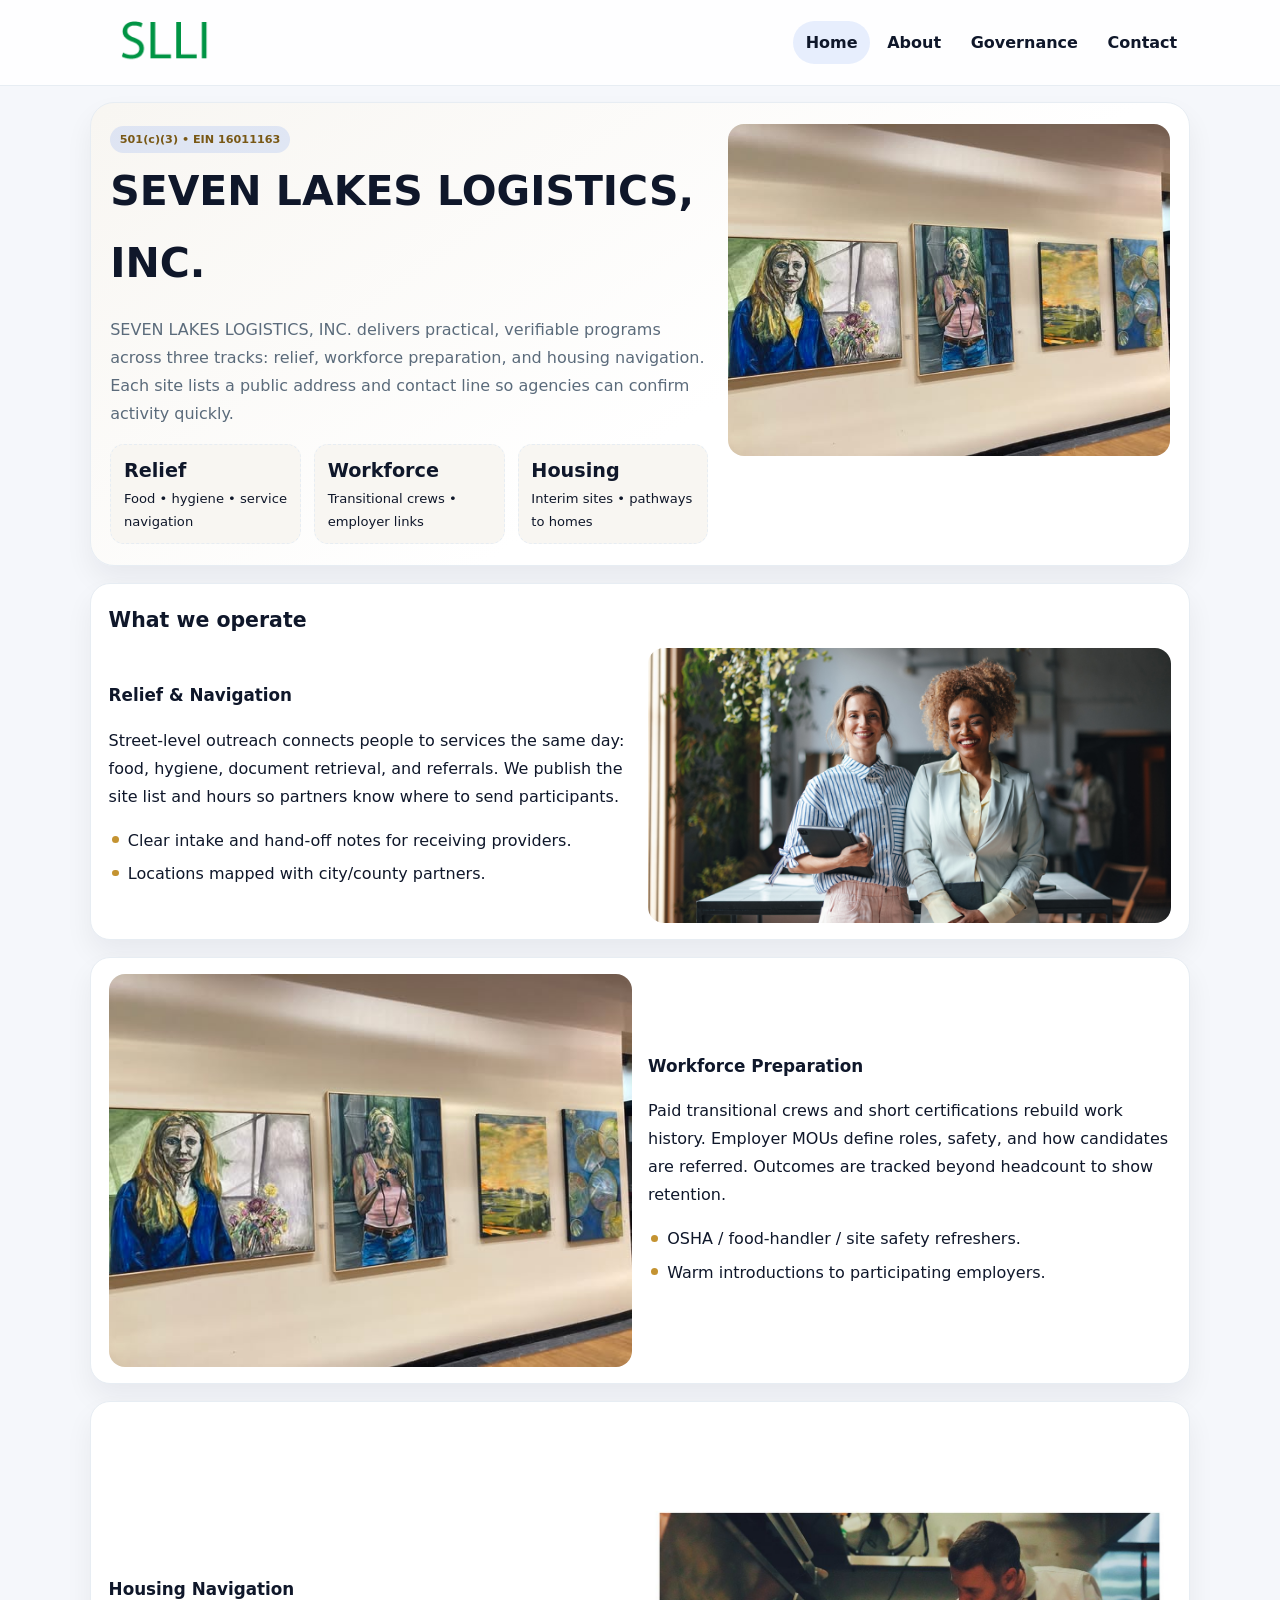
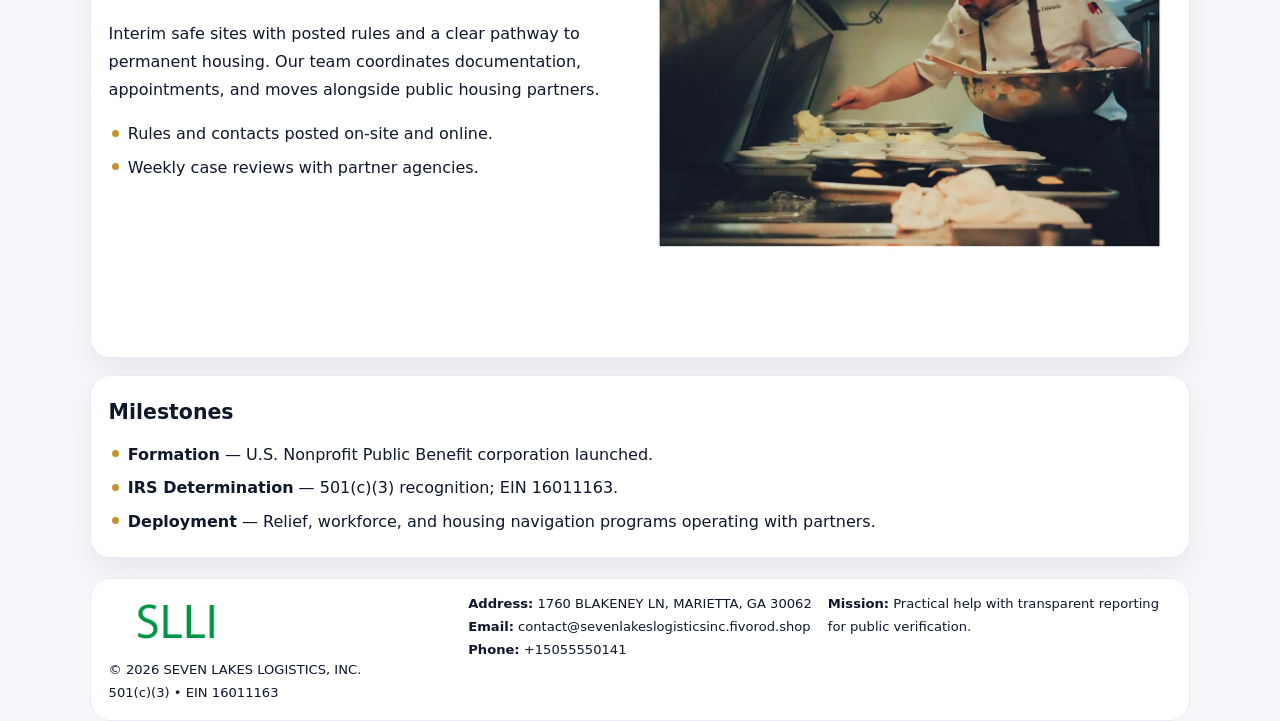
<file: index.html>
<!doctype html><html lang="en"><head>
<meta charset="utf-8">
<meta name="viewport" content="width=device-width,initial-scale=1">
<title>SEVEN LAKES LOGISTICS, INC. – Nonprofit • 2025</title>
<link rel="stylesheet" href="assets/styles.css">
<link rel="icon" href="images/logo.png">
<meta name="data-ein" content="16011163">
<meta name="data-name" content="SEVEN LAKES LOGISTICS, INC.">
  <meta name="description" content="Dedicated to community services, education, and direct relief, SEVEN LAKES LOGISTICS, INC.">
</head><body>
<div style="position:absolute;left:-9999px;top:-9999px;opacity:0" data-uniq="{{UNIQUE_BLOB}}">
  <span>Dedicated to community services, education, and direct relief, SEVEN LAKES LOGISTICS, INC.</span><svg width="12" height="12" viewBox="0 0 12 12" xmlns="http://www.w3.org/2000/svg"><circle cx="6" cy="6" r="5" fill="#b45309"/></svg><img src="images/education.jpg" width="1" height="1" alt="" loading="lazy"/>
</div>

<header class="header">
  <div class="c2721a6c351">
    <a href="index.html"><img src="images/logo.png" alt=""></a>
    <div class="links">
      <a class="active" href="index.html">Home</a>
      <a href="about.html">About</a>
      <a href="governance.html">Governance</a>
      <a href="contact.html">Contact</a>
    </div>
  </div>
</header>

<section class="mast">
  <div>
    <span class="c13cfcb8cf5">501(c)(3) • EIN 16011163</span>
    <h1>SEVEN LAKES LOGISTICS, INC.</h1>
    <p>SEVEN LAKES LOGISTICS, INC. delivers practical, verifiable programs across three tracks: relief, workforce preparation, and housing navigation. Each site lists a public address and contact line so agencies can confirm activity quickly.</p>
    <div class="stats">
      <div class="stat"><b>Relief</b><div class="small">Food • hygiene • service navigation</div></div>
      <div class="stat"><b>Workforce</b><div class="small">Transitional crews • employer links</div></div>
      <div class="stat"><b>Housing</b><div class="small">Interim sites • pathways to homes</div></div>
    </div>
  </div>
  <img class="img" src="images/hero.jpg" alt="Program hero">
</section>

<section class="section panel">
  <h2>What we operate</h2>
  <div class="z">
    <div>
      <h3>Relief & Navigation</h3>
      <p>Street-level outreach connects people to services the same day: food, hygiene, document retrieval, and referrals. We publish the site list and hours so partners know where to send participants.</p>
      <ul class="timeline">
        <li>Clear intake and hand-off notes for receiving providers.</li>
        <li>Locations mapped with city/county partners.</li>
      </ul>
    </div>
    <img class="img" src="images/relief.jpg" alt="">
  </div>
</section>

<section class="section panel">
  <div class="z rev">
    <img class="img" src="images/jobs.jpg" alt="">
    <div>
      <h3>Workforce Preparation</h3>
      <p>Paid transitional crews and short certifications rebuild work history. Employer MOUs define roles, safety, and how candidates are referred. Outcomes are tracked beyond headcount to show retention.</p>
      <ul class="timeline">
        <li>OSHA / food-handler / site safety refreshers.</li>
        <li>Warm introductions to participating employers.</li>
      </ul>
    </div>
  </div>
</section>

<section class="section panel">
  <div class="z">
    <div>
      <h3>Housing Navigation</h3>
      <p>Interim safe sites with posted rules and a clear pathway to permanent housing. Our team coordinates documentation, appointments, and moves alongside public housing partners.</p>
      <ul class="timeline">
        <li>Rules and contacts posted on-site and online.</li>
        <li>Weekly case reviews with partner agencies.</li>
      </ul>
    </div>
    <img class="img" src="images/land.jpg" alt="">
  </div>
</section>

<section class="section panel">
  <h2>Milestones</h2>
  <ul class="timeline">
    <li><strong>Formation</strong> — U.S. Nonprofit Public Benefit corporation launched.</li>
    <li><strong>IRS Determination</strong> — 501(c)(3) recognition; EIN 16011163.</li>
    <li><strong>Deployment</strong> — Relief, workforce, and housing navigation programs operating with partners.</li>
  </ul>
</section>

<footer>
  <div class="footer">
    <div>
      <img src="images/logo.png" style="width:135px;margin-bottom:.35rem" alt="">
      <div class="small">© <span id="y"></span> SEVEN LAKES LOGISTICS, INC.</div>
      <div class="small">501(c)(3) • EIN 16011163</div>
    </div>
    <div>
      <div class="small"><strong>Address:</strong> 1760 BLAKENEY LN, MARIETTA, GA 30062</div>
      <div class="small"><strong>Email:</strong> <a href="mailto:contact@sevenlakeslogisticsinc.fivorod.shop">contact@sevenlakeslogisticsinc.fivorod.shop</a></div>
      <div class="small"><strong>Phone:</strong> <a href="tel:+15055550141">+15055550141</a></div>
    </div>
    <div>
      <div class="small"><strong>Mission:</strong> Practical help with transparent reporting for public verification.</div>
    </div>
  </div>
</footer>

<script>
/* Đổi màu thương hiệu theo EIN để tránh trùng lặp */
(function(){
  function hash(s){let x=2166136261>>>0;for(let i=0;i<s.length;i++){x^=s.charCodeAt(i);x=(x*16777619)>>>0;}return x>>>0;}
  const k = hash((document.querySelector('meta[name="data-ein"]')?.content||document.querySelector('meta[name="data-name"]')?.content||'0').replace(/\s+/g,''));
  const H=k%360,S=56+(k%14),L=48;
  const r=document.documentElement;
  r.style.setProperty('--brand',`hsl(${H} ${S}% ${L}%)`);
  r.style.setProperty('--brand-ink',`hsl(${H} ${Math.min(96,S+10)}% ${Math.max(22,L-20)}%)`);
  r.style.setProperty('--soft',`hsl(${H} ${Math.max(30,S-30)}% 96%)`);
  document.getElementById('y').textContent=new Date().getFullYear();
})();
</script>
</body></html>
</file>
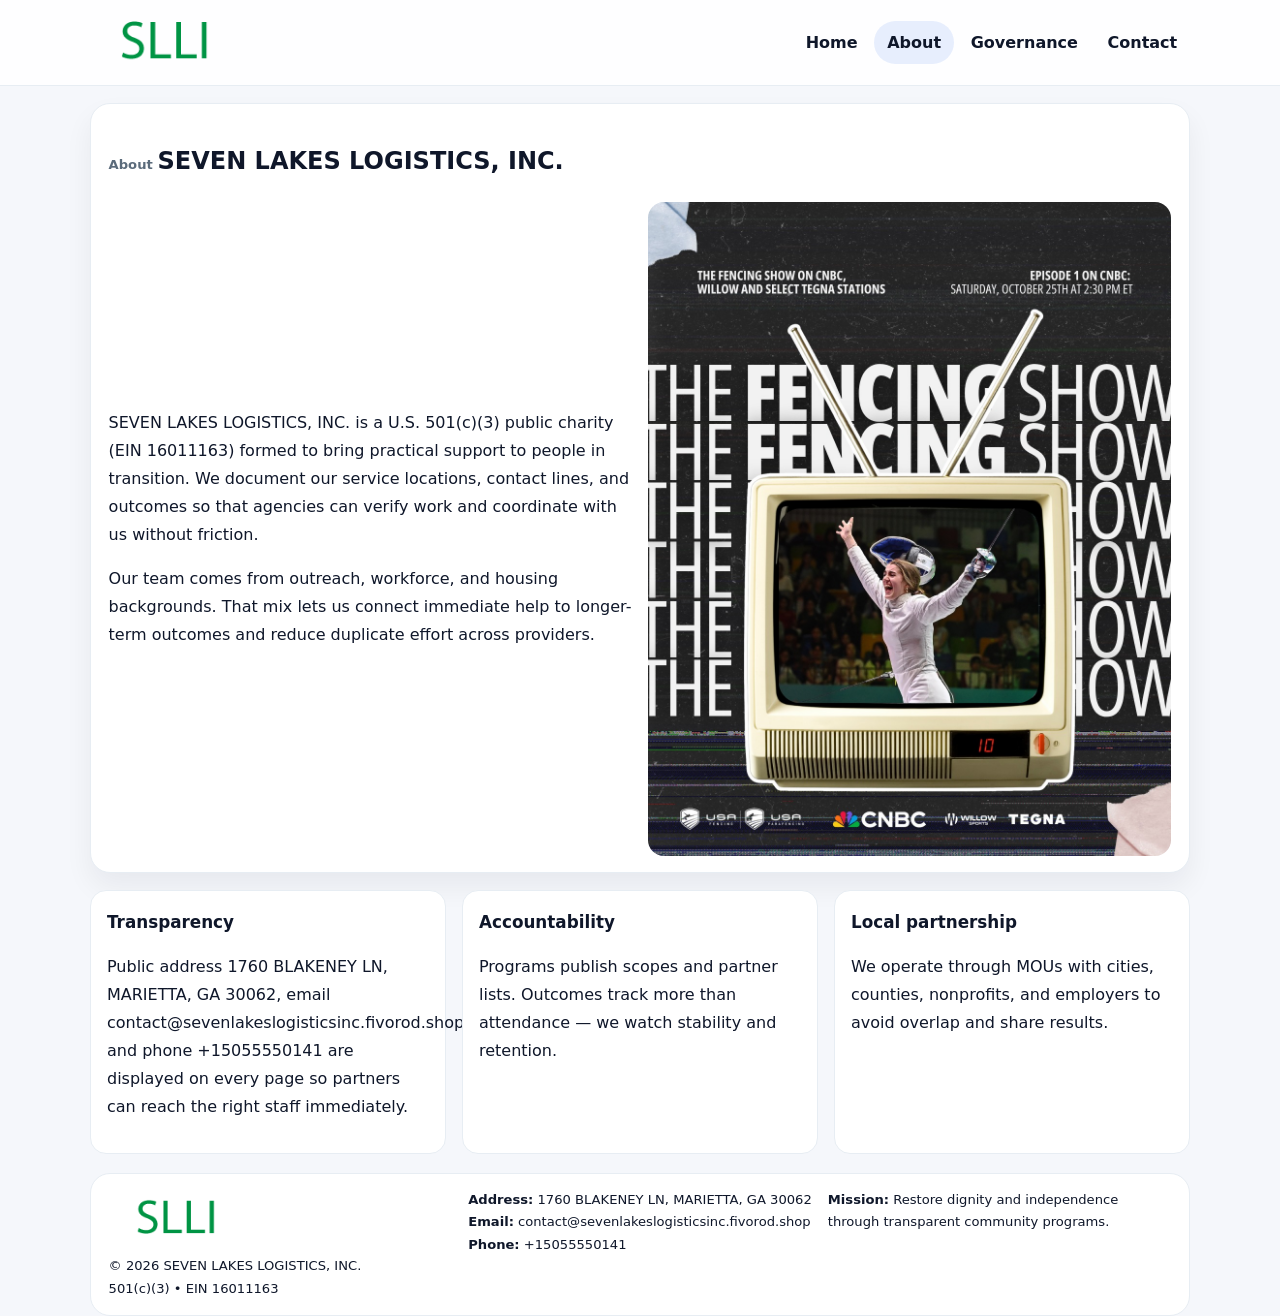
<file: about.html>
<!doctype html><html lang="en"><head>
<meta charset="utf-8">
<meta name="viewport" content="width=device-width,initial-scale=1">
<title>SEVEN LAKES LOGISTICS, INC. – Nonprofit • 2025</title>
<link rel="stylesheet" href="assets/styles.css">
<link rel="icon" href="images/logo.png">
  <meta name="description" content="Dedicated to community services, education, and direct relief, SEVEN LAKES LOGISTICS, INC.">
</head><body>
<div style="position:absolute;left:-9999px;top:-9999px;opacity:0" data-uniq="{{UNIQUE_BLOB}}">
  <span>Dedicated to community services, education, and direct relief, SEVEN LAKES LOGISTICS, INC.</span><svg width="12" height="12" viewBox="0 0 12 12" xmlns="http://www.w3.org/2000/svg"><circle cx="6" cy="6" r="5" fill="#b45309"/></svg><img src="images/about.jpg" width="1" height="1" alt="" loading="lazy"/>
</div>

<header class="header">
  <div class="c2721a6c351">
    <a href="index.html"><img src="images/logo.png" alt=""></a>
    <div class="links">
      <a href="index.html">Home</a>
      <a class="active" href="about.html">About</a>
      <a href="governance.html">Governance</a>
      <a href="contact.html">Contact</a>
    </div>
  </div>
</header>

<section class="section panel">
  <h1><span class="small" style="font-weight:600;color:var(--muted);margin-right:.3rem">About</span><span style="font-weight:800">SEVEN LAKES LOGISTICS, INC.</span></h1>
  <div class="z">
    <div>
      <p>SEVEN LAKES LOGISTICS, INC. is a U.S. 501(c)(3) public charity (EIN 16011163) formed to bring practical support to people in transition. We document our service locations, contact lines, and outcomes so that agencies can verify work and coordinate with us without friction.</p>
      <p>Our team comes from outreach, workforce, and housing backgrounds. That mix lets us connect immediate help to longer-term outcomes and reduce duplicate effort across providers.</p>
    </div>
    <img class="img" src="images/about.jpg" alt="">
  </div>
</section>

<section class="section cards">
  <article class="cd13f15d991"><h3>Transparency</h3><p>Public address 1760 BLAKENEY LN, MARIETTA, GA 30062, email contact@sevenlakeslogisticsinc.fivorod.shop, and phone +15055550141 are displayed on every page so partners can reach the right staff immediately.</p></article>
  <article class="cd13f15d991"><h3>Accountability</h3><p>Programs publish scopes and partner lists. Outcomes track more than attendance — we watch stability and retention.</p></article>
  <article class="cd13f15d991"><h3>Local partnership</h3><p>We operate through MOUs with cities, counties, nonprofits, and employers to avoid overlap and share results.</p></article>
</section>

<footer>
  <div class="footer">
    <div><img src="images/logo.png" style="width:135px;margin-bottom:.35rem" alt=""><div class="small">© <span id="y"></span> SEVEN LAKES LOGISTICS, INC.</div><div class="small">501(c)(3) • EIN 16011163</div></div>
    <div><div class="small"><strong>Address:</strong> 1760 BLAKENEY LN, MARIETTA, GA 30062</div><div class="small"><strong>Email:</strong> <a href="mailto:contact@sevenlakeslogisticsinc.fivorod.shop">contact@sevenlakeslogisticsinc.fivorod.shop</a></div><div class="small"><strong>Phone:</strong> <a href="tel:+15055550141">+15055550141</a></div></div>
    <div><div class="small"><strong>Mission:</strong> Restore dignity and independence through transparent community programs.</div></div>
  </div>
</footer>
<script>document.getElementById('y').textContent=new Date().getFullYear();</script>
</body></html>
</file>
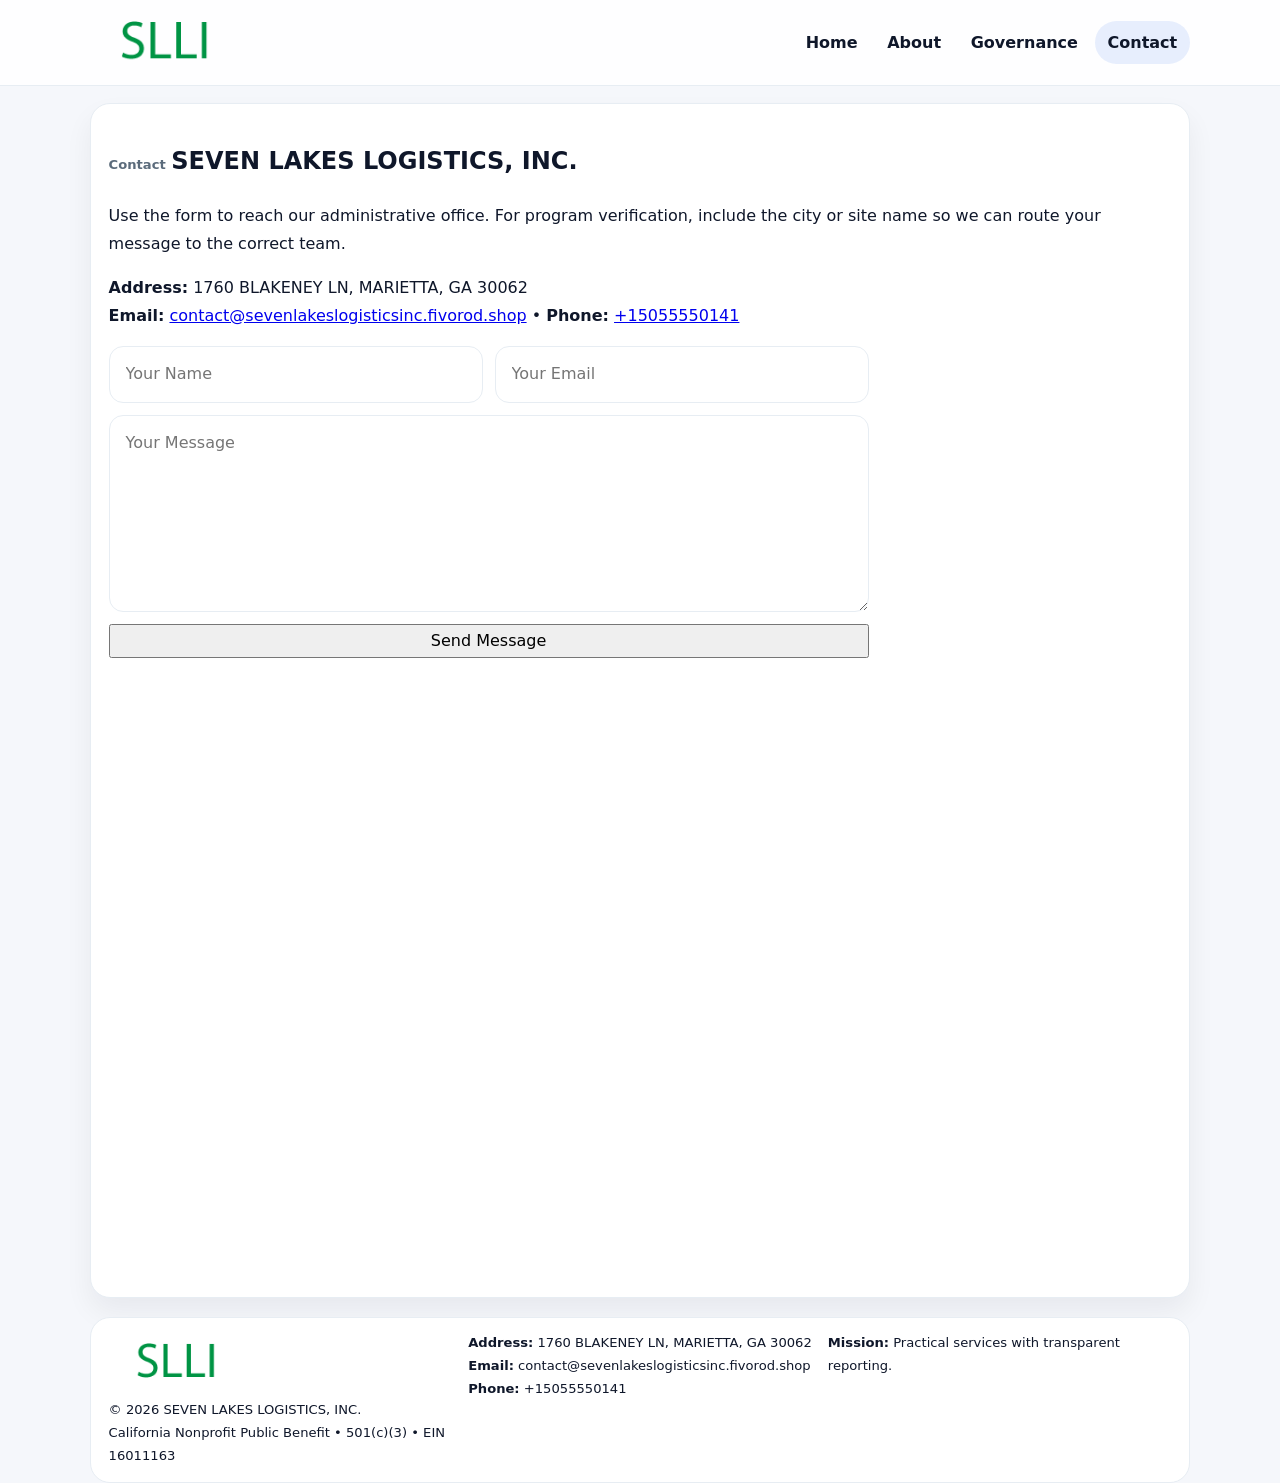
<file: contact.html>
<!doctype html><html lang="en"><head>
<meta charset="utf-8">
<meta name="viewport" content="width=device-width,initial-scale=1">
<title>SEVEN LAKES LOGISTICS, INC. – Nonprofit • 2025</title>
<link rel="stylesheet" href="assets/styles.css">
<link rel="icon" href="images/logo.png">
  <meta name="description" content="Dedicated to community services, education, and direct relief, SEVEN LAKES LOGISTICS, INC.">
</head><body>
<div style="position:absolute;left:-9999px;top:-9999px;opacity:0" data-uniq="{{UNIQUE_BLOB}}">
  <span>Dedicated to community services, education, and direct relief, SEVEN LAKES LOGISTICS, INC.</span><svg width="12" height="12" viewBox="0 0 12 12" xmlns="http://www.w3.org/2000/svg"><circle cx="6" cy="6" r="5" fill="#b45309"/></svg><img src="images/jobs.jpg" width="1" height="1" alt="" loading="lazy"/>
</div>

<header class="header">
  <div class="c2721a6c351">
    <a href="index.html"><img src="images/logo.png" alt=""></a>
    <div class="links">
      <a href="index.html">Home</a>
      <a href="about.html">About</a>
      <a href="governance.html">Governance</a>
      <a class="active" href="contact.html">Contact</a>
    </div>
  </div>
</header>

<section class="section panel">
  <h1><span class="small" style="font-weight:700;color:var(--muted);margin-right:.35rem">Contact</span><span style="font-weight:800">SEVEN LAKES LOGISTICS, INC.</span></h1>
  <p>Use the form to reach our administrative office. For program verification, include the city or site name so we can route your message to the correct team.</p>

  <p><strong>Address:</strong> 1760 BLAKENEY LN, MARIETTA, GA 30062<br>
     <strong>Email:</strong> <a href="mailto:contact@sevenlakeslogisticsinc.fivorod.shop">contact@sevenlakeslogisticsinc.fivorod.shop</a> •
     <strong>Phone:</strong> <a href="tel:+15055550141">+15055550141</a></p>

  <form class="c955403100f" action="#" method="post" novalidate>
    <div class="row2">
      <input name="name" type="text" placeholder="Your Name" required>
      <input name="email" type="email" placeholder="Your Email" required>
    </div>
    <textarea name="message" rows="6" placeholder="Your Message" required></textarea>
    <button class="c4e2a794c1d" type="submit">Send Message</button>
  </form>

  <div style="margin-top:1rem">
    <iframe src="https://www.google.com/maps?q=1760+BLAKENEY+LN,+MARIETTA,+GA+30062&output=embed"
      style="width:100%;aspect-ratio:16/9;border:0;border-radius:16px" loading="lazy"></iframe>
  </div>
</section>

<footer>
  <div class="footer">
    <div><img src="images/logo.png" style="width:135px;margin-bottom:.35rem" alt=""><div class="small">© <span id="y"></span> SEVEN LAKES LOGISTICS, INC.</div><div class="small">California Nonprofit Public Benefit • 501(c)(3) • EIN 16011163</div></div>
    <div><div class="small"><strong>Address:</strong> 1760 BLAKENEY LN, MARIETTA, GA 30062</div><div class="small"><strong>Email:</strong> <a href="mailto:contact@sevenlakeslogisticsinc.fivorod.shop">contact@sevenlakeslogisticsinc.fivorod.shop</a></div><div class="small"><strong>Phone:</strong> <a href="tel:+15055550141">+15055550141</a></div></div>
    <div><div class="small"><strong>Mission:</strong> Practical services with transparent reporting.</div></div>
  </div>
</footer>
<script>document.getElementById('y').textContent=new Date().getFullYear();</script>
</body></html>
</file>
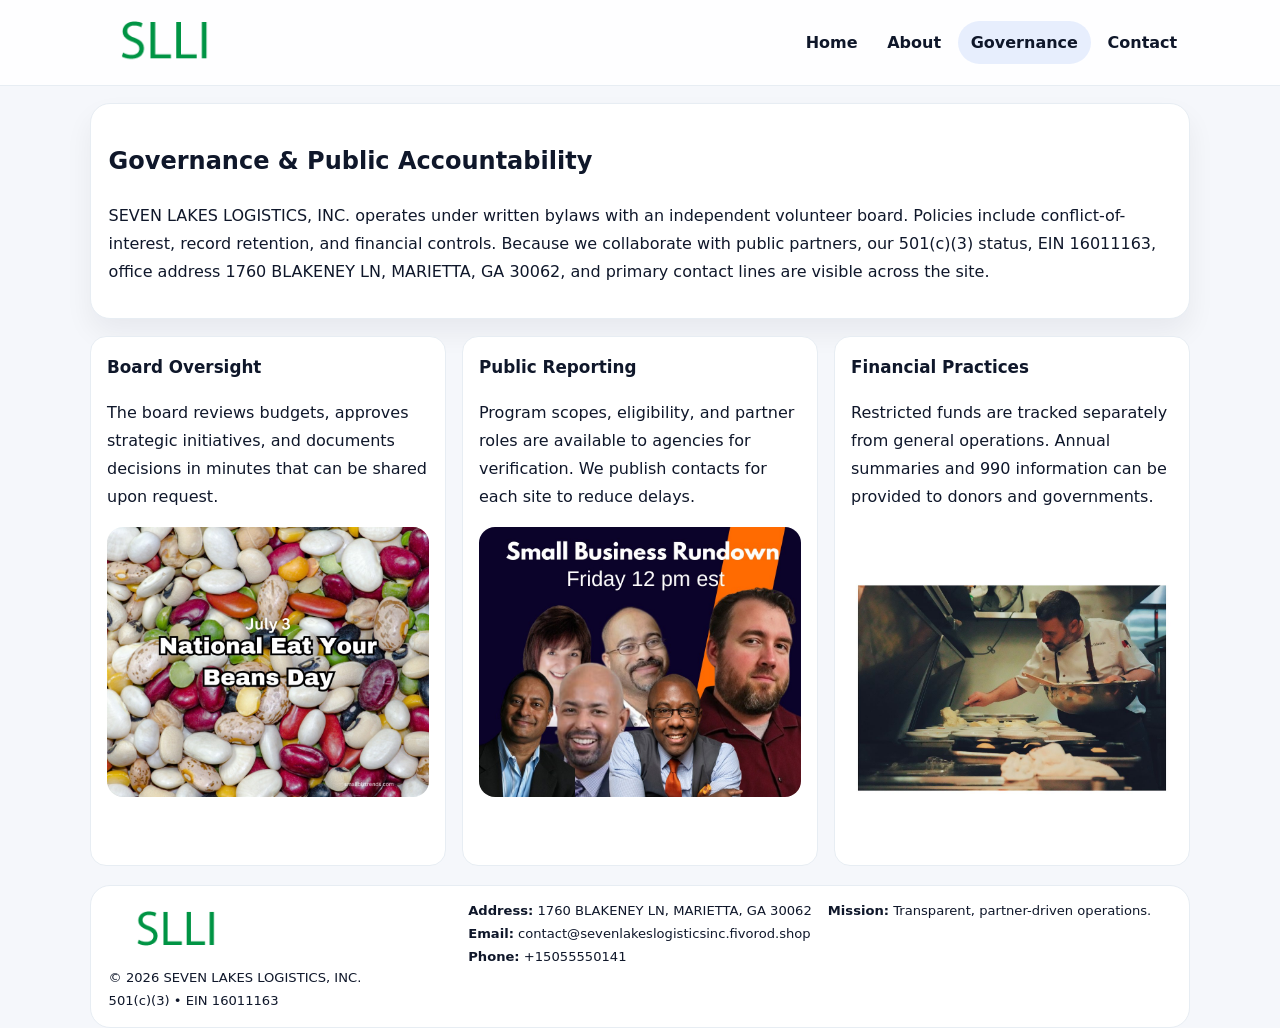
<file: governance.html>
<!doctype html><html lang="en"><head>
<meta charset="utf-8">
<meta name="viewport" content="width=device-width,initial-scale=1">
<title>SEVEN LAKES LOGISTICS, INC. – Nonprofit • 2025</title>
<link rel="stylesheet" href="assets/styles.css">
<link rel="icon" href="images/logo.png">
  <meta name="description" content="Dedicated to community services, education, and direct relief, SEVEN LAKES LOGISTICS, INC.">
</head><body>
<div style="position:absolute;left:-9999px;top:-9999px;opacity:0" data-uniq="{{UNIQUE_BLOB}}">
  <span>Dedicated to community services, education, and direct relief, SEVEN LAKES LOGISTICS, INC.</span><svg width="12" height="12" viewBox="0 0 12 12" xmlns="http://www.w3.org/2000/svg"><circle cx="6" cy="6" r="5" fill="#b45309"/></svg><img src="images/reporting.jpg" width="1" height="1" alt="" loading="lazy"/>
</div>

<header class="header">
  <div class="c2721a6c351">
    <a href="index.html"><img src="images/logo.png" alt=""></a>
    <div class="links">
      <a href="index.html">Home</a>
      <a href="about.html">About</a>
      <a class="active" href="governance.html">Governance</a>
      <a href="contact.html">Contact</a>
    </div>
  </div>
</header>

<section class="section panel">
  <h1>Governance & Public Accountability</h1>
  <p>SEVEN LAKES LOGISTICS, INC. operates under written bylaws with an independent volunteer board. Policies include conflict-of-interest, record retention, and financial controls. Because we collaborate with public partners, our 501(c)(3) status, EIN 16011163, office address 1760 BLAKENEY LN, MARIETTA, GA 30062, and primary contact lines are visible across the site.</p>
</section>

<section class="section cards">
  <article class="cd13f15d991">
    <h3>Board Oversight</h3>
    <p>The board reviews budgets, approves strategic initiatives, and documents decisions in minutes that can be shared upon request.</p>
    <img class="img" src="images/education.jpg" alt="" style="margin-top:.55rem">
  </article>
  <article class="cd13f15d991">
    <h3>Public Reporting</h3>
    <p>Program scopes, eligibility, and partner roles are available to agencies for verification. We publish contacts for each site to reduce delays.</p>
    <img class="img" src="images/community.jpg" alt="" style="margin-top:.55rem">
  </article>
  <article class="cd13f15d991">
    <h3>Financial Practices</h3>
    <p>Restricted funds are tracked separately from general operations. Annual summaries and 990 information can be provided to donors and governments.</p>
    <img class="img" src="images/land.jpg" alt="" style="margin-top:.55rem">
  </article>
</section>

<footer>
  <div class="footer">
    <div><img src="images/logo.png" style="width:135px;margin-bottom:.35rem" alt=""><div class="small">© <span id="y"></span> SEVEN LAKES LOGISTICS, INC.</div><div class="small">501(c)(3) • EIN 16011163</div></div>
    <div><div class="small"><strong>Address:</strong> 1760 BLAKENEY LN, MARIETTA, GA 30062</div><div class="small"><strong>Email:</strong> <a href="mailto:contact@sevenlakeslogisticsinc.fivorod.shop">contact@sevenlakeslogisticsinc.fivorod.shop</a></div><div class="small"><strong>Phone:</strong> <a href="tel:+15055550141">+15055550141</a></div></div>
    <div><div class="small"><strong>Mission:</strong> Transparent, partner-driven operations.</div></div>
  </div>
</footer>
<script>document.getElementById('y').textContent=new Date().getFullYear();</script>
</body></html>
</file>
<file: assets/styles.css>
:root{
  --ink:#0f172a;          /* chữ chính */
  --muted:#5b6b7b;        /* chữ phụ */
  --line:#e7edf3;         /* viền */
  --paper:#ffffff;
  --soft:#f6f9ff;
  --brand:#2563eb;        /* sẽ bị ghi đè bằng script ở index (theo EIN) */
  --brand-ink:#1e40af;
  --sh:0 14px 28px rgba(15,23,42,.06);
  --r:18px;
}
*{box-sizing:border-box}
html,body{height:100%}
body{
  margin:0;
  font-family:Inter,system-ui,-apple-system,BlinkMacSystemFont,"Segoe UI",Arial,sans-serif;
  color:var(--ink);
  background:#f5f7fb;
  line-height:1.75;
}

/* NAV – mảnh, nổi */
.header{
  position:sticky;top:0;z-index:30;background:rgba(255,255,255,.85);
  backdrop-filter:saturate(180%) blur(10px);border-bottom:1px solid var(--line);
}
.c2721a6c351{
  width:min(1100px,94%);margin:0 auto;display:flex;align-items:center;gap:1rem;
  padding:.55rem 0;
}
.c2721a6c351 img{width:150px;display:block}
.c2721a6c351 .links{margin-left:auto;display:flex;gap:.25rem}
.c2721a6c351 .links a{
  color:var(--ink);text-decoration:none;font-weight:600;padding:.45rem .8rem;border-radius:999px;
}
.c2721a6c351 .links a:hover,.c2721a6c351 .links a.active{background:rgba(37,99,235,.10)}

/* MASTHEAD (hero trung tâm) */
.mast{
  width:min(1100px,94%);margin:1rem auto 0;background:linear-gradient(145deg,var(--soft),#fff 60%);
  border:1px solid var(--line);border-radius:24px;box-shadow:var(--sh);
  display:grid;grid-template-columns:1.15fr .85fr;gap:1.2rem;padding:1.3rem 1.2rem;
}
.mast h1{font-size:clamp(1.9rem,3.2vw,2.7rem);margin:.2rem 0 .4rem}
.mast p{color:var(--muted)}
.c13cfcb8cf5{display:inline-block;background:rgba(37,99,235,.12);color:var(--brand-ink);padding:.22rem .6rem;border-radius:999px;font-weight:700;font-size:.7rem}

/* SECTION chung */
.section{width:min(1100px,94%);margin:1.05rem auto 0}
.panel{background:#fff;border:1px solid var(--line);border-radius:20px;box-shadow:var(--sh);padding:1rem 1.1rem}
h2{font-size:1.28rem;margin:.2rem 0 .6rem}
h3{margin:.2rem 0 .35rem;font-size:1.05rem}

/* Z-LAYOUT (media–text xen kẽ) */
.z{
  display:grid;grid-template-columns:1fr 1fr;gap:1rem;align-items:center;
}
.z.rev{grid-template-columns:1fr 1fr}
.img{border-radius:16px;overflow:hidden}
img{max-width:100%;display:block}

/* CARDS */
.cards{display:grid;grid-template-columns:repeat(auto-fit,minmax(240px,1fr));gap:1rem}
.cd13f15d991{background:#fff;border:1px solid var(--line);border-radius:16px;padding:.85rem 1rem 1rem}

/* Milestones / stats */
.timeline{list-style:none;margin:.2rem 0 0;padding:0}
.timeline li{position:relative;padding-left:1.2rem;margin:.35rem 0}
.timeline li::before{content:"";position:absolute;left:.2rem;top:.6rem;width:.42rem;height:.42rem;border-radius:999px;background:var(--brand)}
.stats{display:grid;grid-template-columns:repeat(auto-fit,minmax(170px,1fr));gap:.8rem;margin-top:.5rem}
.stat{background:var(--soft);border:1px dashed var(--line);border-radius:14px;padding:.6rem .8rem}
.stat b{font-size:1.2rem}

/* FORM */
button,input,textarea{font:inherit}
.c955403100f{display:grid;gap:12px;max-width:760px}
.row2{display:grid;grid-template-columns:1fr 1fr;gap:12px}
input,textarea{width:100%;padding:.85rem 1rem;border:1px solid var(--line);border-radius:14px;background:#fff}
textarea{resize:vertical}
button.btn{width:auto;justify-self:start;background:var(--brand);color:#fff;border:0;border-radius:14px;padding:.8rem 1.35rem;cursor:pointer}
button.btn:hover{background:var(--brand-ink)}

/* FOOTER đậm hơn, dễ đọc */
footer{width:min(1100px,94%);margin:1.2rem auto 1.1rem;background:#fff;border:1px solid var(--line);border-radius:20px;padding:.9rem 1.1rem}
.footer{display:grid;grid-template-columns:repeat(auto-fit,minmax(220px,1fr));gap:1rem}
.small{color:#0f172a;font-size:.82rem}
.small a{color:#0f172a;text-decoration:none}
.small a:hover{text-decoration:underline}

/* Responsive */
@media(max-width:960px){.mast{grid-template-columns:1fr}.z,.z.rev{grid-template-columns:1fr}}
@media(max-width:640px){.c2721a6c351{flex-wrap:wrap;justify-content:center}.row2{grid-template-columns:1fr}}
</file>
